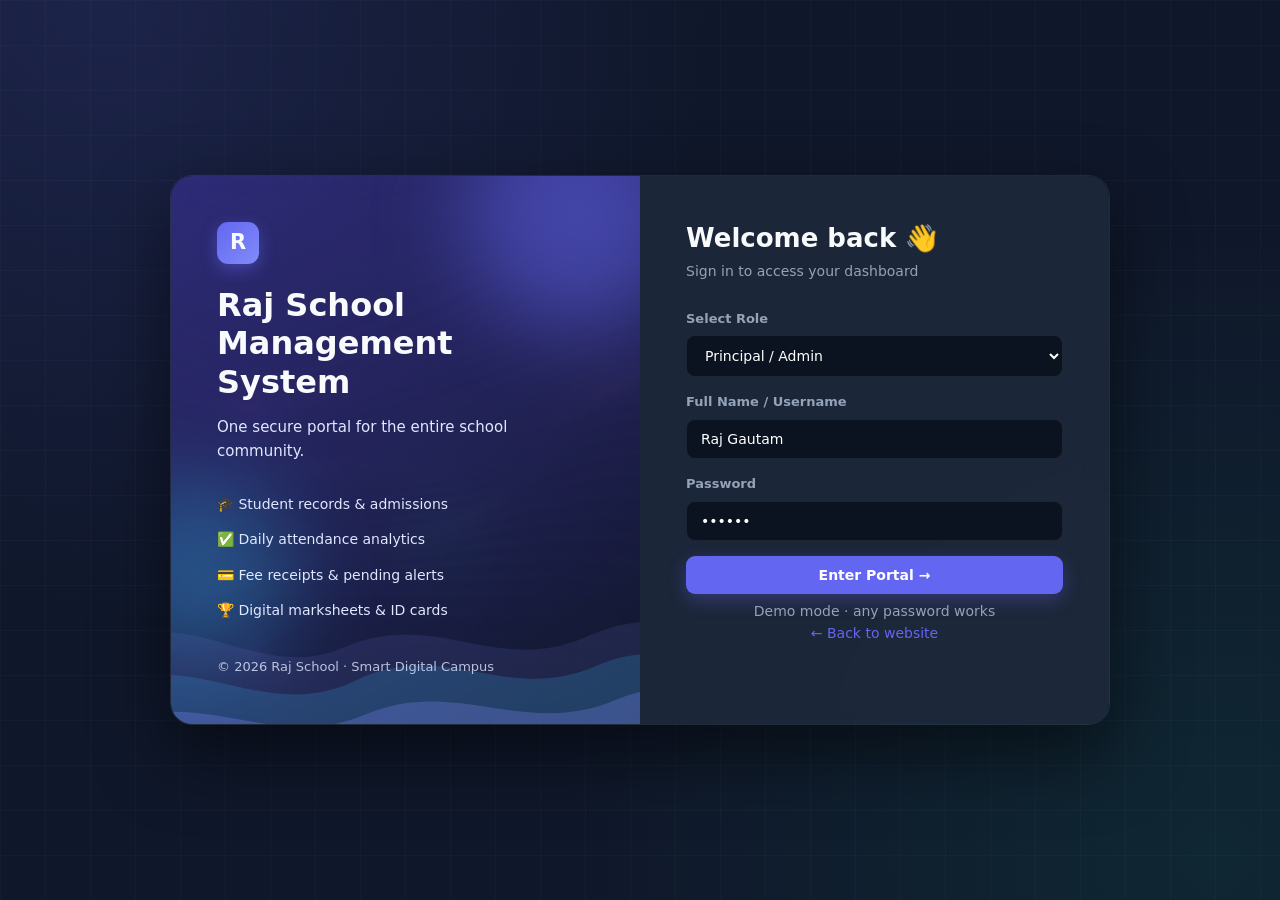
<file: index.html>
<!DOCTYPE html>
<html lang="en">
<head>
    <meta charset="UTF-8">
    <meta name="viewport" content="width=device-width, initial-scale=1.0">
    <link rel="icon" href="data:image/svg+xml,%3Csvg xmlns='http://www.w3.org/2000/svg' viewBox='0 0 64 64'%3E%3Crect width='64' height='64' rx='14' fill='%236366f1'/%3E%3Ctext x='32' y='44' font-size='38' font-family='Segoe UI,sans-serif' font-weight='700' fill='white' text-anchor='middle'%3ER%3C/text%3E%3C/svg%3E">
    <title>Login — Raj School Management System</title>
    <link rel="preload" as="image" href="assets/img/digital-waves.webp">
    <link rel="stylesheet" href="css/style.css">
</head>
<body class="grid-bg login-body" data-page="login">

    <div class="login-wrap">
        <aside class="login-side">
            <div class="orb orb-a"></div>
            <div class="orb orb-b"></div>
            <div class="login-waves" aria-hidden="true">
                <svg viewBox="0 0 600 420" preserveAspectRatio="none">
                    <path class="wave-c" d="M0,300 C90,250 150,340 240,300 C330,260 390,330 480,290 C540,262 570,280 600,270 L600,420 L0,420 Z"/>
                    <path class="wave-b" d="M0,340 C90,300 160,380 250,335 C340,290 400,360 490,320 C540,296 575,315 600,305 L600,420 L0,420 Z"/>
                    <path class="wave-a" d="M0,380 C100,340 170,410 260,370 C350,330 420,395 510,355 C555,335 580,348 600,342 L600,420 L0,420 Z"/>
                </svg>
            </div>
            <div class="logo-icon">R</div>
            <h2>Raj School<br>Management System</h2>
            <p>One secure portal for the entire school community.</p>
            <ul>
                <li>🎓 Student records &amp; admissions</li>
                <li>✅ Daily attendance analytics</li>
                <li>💳 Fee receipts &amp; pending alerts</li>
                <li>🏆 Digital marksheets &amp; ID cards</li>
            </ul>
            <p style="margin-top:36px;font-size:13px;opacity:.8;">© 2026 Raj School · Smart Digital Campus</p>
        </aside>

        <main class="login-form-side">
            <h2>Welcome back 👋</h2>
            <p>Sign in to access your dashboard</p>

            <form onsubmit="handleLogin(event)">
                <div class="form-group">
                    <label>Select Role</label>
                    <select id="loginRole">
                        <option value="Admin">Principal / Admin</option>
                        <option value="Teacher">Class Teacher</option>
                        <option value="Student">Student / Parent</option>
                    </select>
                </div>
                <div class="form-group">
                    <label>Full Name / Username</label>
                    <input type="text" id="loginName" value="Raj Gautam" required placeholder="Enter your name">
                </div>
                <div class="form-group">
                    <label>Password</label>
                    <input type="password" id="loginPass" value="123456" required placeholder="Enter password">
                </div>
                <button class="btn btn-primary btn-block" type="submit">Enter Portal →</button>
            </form>

            <p class="demo-hint">Demo mode · any password works<br><a href="home.html" style="color:var(--primary)">← Back to website</a></p>
        </main>
    </div>

    <script src="js/app.js"></script>
    <script>
        function handleLogin(event) {
            event.preventDefault();
            const role = document.getElementById('loginRole').value;
            const name = document.getElementById('loginName').value.trim() || 'Raj User';
            localStorage.setItem('raj_school_user', JSON.stringify({ name, role }));
            location.href = 'dashboard.html';
        }
    </script>
</body>
</html>
</file>
<file: css/style.css>
/* ============================================================
   Raj School Management System — Shared Stylesheet
   Dark Glassmorphism theme · No external libraries
   ============================================================ */

:root {
    --bg-dark: #0f172a;
    --bg-deep: #0b1220;
    --bg-card: rgba(30, 41, 59, 0.75);
    --bg-solid: #1e293b;
    --border-glass: rgba(255, 255, 255, 0.08);
    --primary: #6366f1;
    --primary-hover: #4f46e5;
    --primary-soft: rgba(99, 102, 241, 0.15);
    --success: #10b981;
    --warning: #f59e0b;
    --danger: #ef4444;
    --info: #38bdf8;
    --text-main: #f8fafc;
    --text-muted: #94a3b8;
    --radius: 16px;
    --shadow: 0 18px 40px rgba(0, 0, 0, 0.35);
}

* {
    margin: 0;
    padding: 0;
    box-sizing: border-box;
    font-family: 'Segoe UI', system-ui, -apple-system, BlinkMacSystemFont, sans-serif;
}

html { scroll-behavior: smooth; }

body {
    background-color: var(--bg-dark);
    color: var(--text-main);
    min-height: 100vh;
    line-height: 1.6;
    overflow-x: hidden;
}

/* Decorative grid + glow background */
.grid-bg {
    background-image:
        radial-gradient(circle at 8% 0%, rgba(99, 102, 241, 0.16), transparent 42%),
        radial-gradient(circle at 95% 95%, rgba(16, 185, 129, 0.10), transparent 45%),
        linear-gradient(to right, rgba(255, 255, 255, 0.025) 1px, transparent 1px),
        linear-gradient(to bottom, rgba(255, 255, 255, 0.025) 1px, transparent 1px);
    background-size: auto, auto, 45px 45px, 45px 45px;
}

a { text-decoration: none; color: inherit; }
ul { list-style: none; }
h1, h2, h3, h4 { line-height: 1.25; }

/* ---------------- Buttons ---------------- */
.btn {
    padding: 10px 18px;
    border-radius: 9px;
    border: 1px solid transparent;
    font-weight: 600;
    font-size: 14px;
    cursor: pointer;
    display: inline-flex;
    align-items: center;
    justify-content: center;
    gap: 8px;
    transition: all 0.22s ease;
    white-space: nowrap;
}
.btn:hover { transform: translateY(-2px); }
.btn-primary { background: var(--primary); color: #fff; box-shadow: 0 6px 18px rgba(99, 102, 241, 0.3); }
.btn-primary:hover { background: var(--primary-hover); }
.btn-outline { background: rgba(255, 255, 255, 0.04); color: #fff; border-color: var(--border-glass); }
.btn-outline:hover { border-color: var(--primary); background: rgba(255, 255, 255, 0.09); }
.btn-success { background: rgba(16, 185, 129, 0.16); color: #6ee7b7; border-color: rgba(16, 185, 129, 0.35); }
.btn-danger { background: rgba(239, 68, 68, 0.14); color: #fca5a5; border-color: rgba(239, 68, 68, 0.3); }
.btn-warning { background: rgba(245, 158, 11, 0.15); color: #fcd34d; border-color: rgba(245, 158, 11, 0.3); }
.btn-sm { padding: 6px 11px; font-size: 12px; }
.btn-block { width: 100%; }

/* ---------------- Shared cards ---------------- */
.glass-panel, .kpi-card, .feature-card, .hero-card {
    background: var(--bg-card);
    backdrop-filter: blur(12px);
    -webkit-backdrop-filter: blur(12px);
    border: 1px solid var(--border-glass);
    border-radius: var(--radius);
    box-shadow: var(--shadow);
}
.glass-panel { padding: 24px; margin-bottom: 24px; }
.panel-title { font-size: 17px; font-weight: 700; margin-bottom: 16px; display: flex; align-items: center; gap: 9px; }
.muted { color: var(--text-muted); }
.small { font-size: 13px; }

/* ============================================================
   APP SHELL (sidebar + topbar + content)
   ============================================================ */
#app-shell { display: contents; }
body.app { display: flex; }

.sidebar {
    width: 258px;
    flex-shrink: 0;
    background: rgba(11, 18, 32, 0.96);
    border-right: 1px solid var(--border-glass);
    padding: 24px 16px;
    display: flex;
    flex-direction: column;
    position: sticky;
    top: 0;
    height: 100vh;
    z-index: 110;
}
.logo-box {
    display: flex;
    align-items: center;
    gap: 12px;
    padding: 0 10px 22px;
    border-bottom: 1px solid var(--border-glass);
    margin-bottom: 22px;
}
.logo-icon {
    width: 42px;
    height: 42px;
    flex-shrink: 0;
    background: linear-gradient(135deg, var(--primary), #818cf8);
    border-radius: 11px;
    display: grid;
    place-items: center;
    font-weight: 800;
    font-size: 21px;
    box-shadow: 0 5px 16px rgba(99, 102, 241, 0.45);
}
.logo-box h3 { font-size: 17px; letter-spacing: 0.3px; }
.logo-box small { color: var(--text-muted); font-size: 11px; letter-spacing: 1px; text-transform: uppercase; }

.nav-links { display: flex; flex-direction: column; gap: 6px; flex: 1; }
.nav-links a {
    display: flex;
    align-items: center;
    gap: 12px;
    padding: 11px 14px;
    border-radius: 10px;
    color: var(--text-muted);
    font-weight: 500;
    font-size: 14px;
    transition: all 0.2s ease;
}
.nav-links a:hover { background: rgba(255, 255, 255, 0.05); color: #fff; transform: translateX(3px); }
.nav-links a.active {
    background: var(--primary);
    color: #fff;
    box-shadow: 0 5px 14px rgba(99, 102, 241, 0.35);
}
.nav-links .nav-icon { width: 20px; text-align: center; font-size: 16px; }
.sidebar-foot { border-top: 1px solid var(--border-glass); padding-top: 16px; margin-top: 12px; }

.main-wrapper { flex: 1; min-width: 0; display: flex; flex-direction: column; }
.topbar {
    height: 68px;
    flex-shrink: 0;
    padding: 0 30px;
    border-bottom: 1px solid var(--border-glass);
    background: rgba(15, 23, 42, 0.72);
    backdrop-filter: blur(10px);
    display: flex;
    align-items: center;
    justify-content: space-between;
    gap: 14px;
    position: sticky;
    top: 0;
    z-index: 90;
}
.topbar h3 { font-size: 16px; font-weight: 600; }
.user-badge {
    background: var(--primary-soft);
    border: 1px solid rgba(99, 102, 241, 0.4);
    color: #c7d2fe;
    padding: 6px 14px;
    border-radius: 20px;
    font-size: 13px;
    font-weight: 600;
}
.menu-toggle { display: none; background: none; border: 0; color: #fff; font-size: 22px; cursor: pointer; }
.sidebar-overlay { display: none; }

.content { padding: 30px; width: 100%; max-width: 1420px; margin: 0 auto; }
.page-header {
    display: flex;
    justify-content: space-between;
    align-items: center;
    gap: 16px;
    flex-wrap: wrap;
    margin-bottom: 24px;
}
.page-header h2 { font-size: 25px; font-weight: 700; }
.page-header p { color: var(--text-muted); font-size: 14px; }

/* ---------------- KPI cards ---------------- */
.kpi-grid { display: grid; grid-template-columns: repeat(auto-fit, minmax(215px, 1fr)); gap: 18px; margin-bottom: 26px; }
.kpi-card { padding: 20px; transition: transform 0.22s, border-color 0.22s; }
.kpi-card:hover { transform: translateY(-4px); border-color: rgba(99, 102, 241, 0.45); }
.kpi-label { color: var(--text-muted); font-size: 11px; font-weight: 700; letter-spacing: 1px; text-transform: uppercase; }
.kpi-value { font-size: 30px; font-weight: 800; margin: 7px 0 2px; }
.kpi-foot { font-size: 12px; color: var(--text-muted); }
.trend-up { color: var(--success); }
.trend-warn { color: var(--warning); }
.trend-down { color: var(--danger); }

/* ---------------- Tables ---------------- */
.table-wrapper { overflow-x: auto; }
table { width: 100%; border-collapse: collapse; text-align: left; }
th {
    padding: 13px 14px;
    font-size: 11px;
    letter-spacing: 0.7px;
    text-transform: uppercase;
    color: var(--text-muted);
    border-bottom: 1px solid var(--border-glass);
    white-space: nowrap;
}
td { padding: 13px 14px; font-size: 14px; border-bottom: 1px solid var(--border-glass); }
tbody tr:hover td { background: rgba(255, 255, 255, 0.025); }
tbody tr:last-child td { border-bottom: none; }
.badge { display: inline-block; padding: 4px 11px; border-radius: 20px; font-size: 12px; font-weight: 700; white-space: nowrap; }
.badge-paid, .badge-present { background: rgba(16, 185, 129, 0.15); color: var(--success); }
.badge-pending, .badge-absent { background: rgba(245, 158, 11, 0.16); color: var(--warning); }
.badge-danger { background: rgba(239, 68, 68, 0.15); color: #fca5a5; }
.badge-info { background: rgba(56, 189, 248, 0.14); color: var(--info); }

/* ---------------- Forms ---------------- */
input, select, textarea {
    background: var(--bg-deep);
    border: 1px solid var(--border-glass);
    color: #fff;
    padding: 11px 14px;
    border-radius: 9px;
    outline: none;
    font-size: 14px;
    width: 100%;
}
input:focus, select:focus, textarea:focus { border-color: var(--primary); box-shadow: 0 0 0 3px rgba(99, 102, 241, 0.12); }
input::placeholder, textarea::placeholder { color: #64748b; }
.form-group { margin-bottom: 15px; }
.form-group label { display: block; font-size: 13px; color: var(--text-muted); margin-bottom: 6px; font-weight: 600; }
.form-grid { display: grid; grid-template-columns: 1fr 1fr; gap: 15px; }
.form-grid .full { grid-column: 1 / -1; }
.toolbar { display: flex; gap: 12px; flex-wrap: wrap; align-items: center; margin-bottom: 18px; }
.toolbar input, .toolbar select { width: auto; min-width: 190px; }
.toolbar .search { flex: 1; min-width: 220px; }

/* ---------------- Modal / toast ---------------- */
.modal {
    position: fixed;
    inset: 0;
    background: rgba(2, 6, 23, 0.8);
    backdrop-filter: blur(5px);
    display: none;
    place-items: center;
    z-index: 1000;
    padding: 18px;
}
.modal.open { display: grid; animation: fadeIn 0.2s ease; }
.modal-box {
    background: var(--bg-solid);
    border: 1px solid var(--border-glass);
    border-radius: var(--radius);
    padding: 26px;
    width: 100%;
    max-width: 500px;
    max-height: 90vh;
    overflow-y: auto;
    box-shadow: 0 30px 70px rgba(0, 0, 0, 0.55);
    animation: scaleUp 0.24s ease;
}
.modal-box.wide { max-width: 640px; }
.modal-actions { display: flex; gap: 10px; justify-content: flex-end; margin-top: 20px; }
.toast {
    position: fixed;
    right: 24px;
    bottom: 24px;
    background: #14532d;
    color: #d1fae5;
    border: 1px solid var(--success);
    padding: 13px 20px;
    border-radius: 10px;
    font-size: 14px;
    font-weight: 600;
    z-index: 2000;
    box-shadow: var(--shadow);
    animation: scaleUp 0.22s ease;
}
@keyframes fadeIn { from { opacity: 0; } to { opacity: 1; } }
@keyframes scaleUp { from { transform: scale(0.95) translateY(8px); opacity: 0; } to { transform: none; opacity: 1; } }

/* ---------------- Attendance ---------------- */
.att-btn {
    padding: 6px 12px;
    border-radius: 7px;
    border: 1px solid var(--border-glass);
    background: rgba(15, 23, 42, 0.7);
    color: var(--text-muted);
    cursor: pointer;
    font-weight: 700;
    font-size: 12px;
    margin-right: 6px;
    transition: all 0.18s;
}
.att-btn.present.active { background: var(--success); color: #fff; border-color: var(--success); }
.att-btn.absent.active { background: var(--danger); color: #fff; border-color: var(--danger); }

/* ---------------- Charts ---------------- */
.chart-grid { display: grid; grid-template-columns: 1.4fr 1fr; gap: 24px; }
.bar-chart { display: flex; align-items: flex-end; gap: 12px; height: 170px; padding-top: 10px; }
.bar-group { flex: 1; display: flex; flex-direction: column; align-items: center; gap: 8px; height: 100%; justify-content: flex-end; }
.bar {
    width: 100%;
    max-width: 46px;
    border-radius: 8px 8px 3px 3px;
    background: linear-gradient(180deg, #818cf8, var(--primary));
    min-height: 6px;
    transition: height 0.4s ease;
}
.bar-group span { font-size: 11px; color: var(--text-muted); }
.donut-wrap { display: flex; align-items: center; gap: 24px; justify-content: center; flex-wrap: wrap; }
.donut { width: 148px; height: 148px; border-radius: 50%; flex-shrink: 0; box-shadow: 0 0 25px rgba(99, 102, 241, 0.2); }
.legend { display: flex; flex-direction: column; gap: 10px; font-size: 13px; }
.legend i { display: inline-block; width: 10px; height: 10px; border-radius: 3px; margin-right: 8px; }

/* ---------------- ID card / marksheet ---------------- */
.id-grid { display: grid; grid-template-columns: 320px 1fr; gap: 24px; }
.digital-id {
    background: linear-gradient(145deg, #1e293b, #0f172a);
    border: 1px solid rgba(99, 102, 241, 0.45);
    border-radius: var(--radius);
    padding: 24px;
    position: relative;
    overflow: hidden;
}
.digital-id::before {
    content: '';
    position: absolute;
    top: -55px;
    right: -55px;
    width: 150px;
    height: 150px;
    border-radius: 50%;
    background: rgba(99, 102, 241, 0.22);
}
.digital-id .avatar {
    width: 66px;
    height: 66px;
    border-radius: 50%;
    display: grid;
    place-items: center;
    background: linear-gradient(135deg, var(--primary), #818cf8);
    font-size: 26px;
    font-weight: 800;
    margin-bottom: 14px;
}
.id-row { display: flex; justify-content: space-between; font-size: 13px; padding: 7px 0; border-bottom: 1px solid var(--border-glass); position: relative; }
.id-row span:first-child { color: var(--text-muted); }

/* ---------------- Landing page ---------------- */
.navbar {
    position: sticky;
    top: 0;
    z-index: 1000;
    background: rgba(15, 23, 42, 0.88);
    backdrop-filter: blur(14px);
    border-bottom: 1px solid var(--border-glass);
    padding: 15px 6%;
    display: flex;
    align-items: center;
    justify-content: space-between;
}
.brand { display: flex; align-items: center; gap: 12px; }
.brand strong { display: block; font-size: 18px; line-height: 1.1; }
.brand small { color: var(--text-muted); font-size: 11px; letter-spacing: 1px; text-transform: uppercase; }
.nav-links-site { display: flex; align-items: center; gap: 30px; }
.nav-links-site a { color: var(--text-muted); font-size: 14px; font-weight: 600; transition: color 0.2s; }
.nav-links-site a:hover { color: #fff; }

.hero {
    position: relative;
    padding: 100px 6% 85px;
    border-bottom: 1px solid var(--border-glass);
    background:
        radial-gradient(circle at 75% 20%, rgba(99, 102, 241, 0.22), transparent 40%),
        linear-gradient(135deg, rgba(15, 23, 42, 0.96), rgba(30, 27, 75, 0.9));
}
.hero::after {
    content: '';
    position: absolute;
    inset: 0;
    background-image: linear-gradient(to right, rgba(255,255,255,0.02) 1px, transparent 1px);
    background-size: 45px 45px;
    pointer-events: none;
}
.hero-container { max-width: 1200px; margin: auto; display: grid; grid-template-columns: 1.2fr 0.8fr; gap: 50px; align-items: center; position: relative; z-index: 1; }
.hero-badge { display: inline-block; background: var(--primary-soft); border: 1px solid rgba(99,102,241,0.45); color: #a5b4fc; padding: 6px 14px; border-radius: 20px; font-size: 12px; font-weight: 700; letter-spacing: 0.5px; margin-bottom: 20px; }
.hero h1 { font-size: 47px; font-weight: 800; line-height: 1.15; margin-bottom: 18px; background: linear-gradient(to right, #fff, #c7d2fe); -webkit-background-clip: text; -webkit-text-fill-color: transparent; }
.hero p { color: #cbd5e1; font-size: 17px; max-width: 590px; margin-bottom: 28px; }
.hero-buttons { display: flex; gap: 14px; flex-wrap: wrap; }
.hero-card { padding: 26px; box-shadow: 0 30px 60px rgba(0,0,0,0.5); }
.stat-row { display: flex; justify-content: space-between; align-items: center; padding: 13px 0; border-bottom: 1px solid var(--border-glass); font-size: 14px; }
.stat-row:last-child { border-bottom: 0; }
.stat-row span:first-child { color: var(--text-muted); }

.section { padding: 78px 6%; max-width: 1320px; margin: auto; }
.section-header { text-align: center; max-width: 650px; margin: 0 auto 46px; }
.section-header h2 { font-size: 32px; font-weight: 800; margin-bottom: 10px; }
.section-header p { color: var(--text-muted); font-size: 15px; }
.features-grid { display: grid; grid-template-columns: repeat(auto-fit, minmax(290px, 1fr)); gap: 22px; }
.feature-card { padding: 26px; }
.feature-card:hover { transform: translateY(-6px); border-color: rgba(99,102,241,0.5); }
.feature-icon { width: 48px; height: 48px; border-radius: 12px; background: var(--primary-soft); display: grid; place-items: center; font-size: 22px; margin-bottom: 16px; }
.feature-card h3 { font-size: 18px; margin-bottom: 8px; }
.feature-card p { color: var(--text-muted); font-size: 14px; }
.contact-wrapper { display: grid; grid-template-columns: 0.9fr 1.1fr; gap: 40px; background: var(--bg-card); border: 1px solid var(--border-glass); border-radius: 20px; padding: 40px; }
.info-item { margin-top: 18px; color: var(--text-muted); font-size: 14px; }
.info-item strong { display: block; color: #fff; font-size: 14px; margin-bottom: 2px; }
.success-banner { display: none; background: rgba(16,185,129,0.14); border: 1px solid var(--success); color: #6ee7b7; padding: 12px 16px; border-radius: 9px; margin-top: 16px; font-size: 14px; }
footer { border-top: 1px solid var(--border-glass); padding: 26px 6%; text-align: center; color: var(--text-muted); font-size: 13px; }

/* ---------------- Login page ---------------- */
.login-body { display: grid; place-items: center; padding: 30px 18px; min-height: 100vh; }
.login-wrap { width: 100%; max-width: 940px; display: grid; grid-template-columns: 1fr 1fr; gap: 0; border-radius: 22px; overflow: hidden; box-shadow: 0 30px 70px rgba(0,0,0,0.5); border: 1px solid var(--border-glass); }
.login-side { padding: 46px; background: linear-gradient(150deg, rgba(99,102,241,0.95), rgba(49,46,129,0.95)), radial-gradient(circle at 20% 20%, #312e81, #0f172a); }
.login-side h2 { font-size: 32px; line-height: 1.2; margin: 22px 0 14px; }
.login-side p { color: #e0e7ff; font-size: 15px; }
.login-side ul { margin-top: 30px; display: flex; flex-direction: column; gap: 13px; }
.login-side li { font-size: 14px; color: #e0e7ff; }
.login-form-side { padding: 46px; background: rgba(30,41,59,0.9); backdrop-filter: blur(12px); }
.login-form-side h2 { font-size: 26px; }
.login-form-side > p { color: var(--text-muted); font-size: 14px; margin: 6px 0 26px; }
.demo-hint { margin-top: 18px; font-size: 12px; color: var(--text-muted); text-align: center; }

/* ---------------- Empty state ---------------- */
.empty { text-align: center; padding: 40px 20px; color: var(--text-muted); font-size: 14px; }
.empty span { display: block; font-size: 32px; margin-bottom: 8px; }

/* ---------------- Responsive ---------------- */
@media (max-width: 900px) {
    .chart-grid, .id-grid, .contact-wrapper, .hero-container, .login-wrap { grid-template-columns: 1fr; }
    .nav-links-site { display: none; }
    .hero h1 { font-size: 34px; }
    .login-side { display: none; }
    .sidebar {
        position: fixed;
        left: 0;
        top: 0;
        transform: translateX(-105%);
        transition: transform 0.28s ease;
    }
    .sidebar.open { transform: translateX(0); }
    .menu-toggle { display: block; }
    .sidebar-overlay.show { display: block; position: fixed; inset: 0; background: rgba(0,0,0,0.6); z-index: 105; }
    .content { padding: 20px 16px; }
    .topbar { padding: 0 16px; }
}
@media (max-width: 560px) {
    .form-grid { grid-template-columns: 1fr; }
    .toolbar input, .toolbar select { flex: 1; min-width: 100%; }
    .kpi-value { font-size: 25px; }
    .login-form-side, .login-side { padding: 30px 22px; }
}

/* ---------------- Print ---------------- */
@media print {
    .sidebar, .topbar, .no-print, .menu-toggle, footer, .navbar { display: none !important; }
    body, body.app, .grid-bg { display: block; background: #fff !important; color: #000 !important; }
    .content { max-width: none; padding: 0; }
    .glass-panel, .digital-id { background: #fff !important; color: #000 !important; border: 1px solid #bbb !important; box-shadow: none !important; }
    th, td, .id-row { border-color: #ddd !important; }
    th, .muted, .id-row span:first-child { color: #444 !important; }
}

/* ============================================================
   VISUAL THEMES
   1) Campus hero + 3D dashboard preview (home)
   2) Futuristic digital waves (login)
   3) Aurora background (dashboard)
   4) Dark academia archive (results)
   ============================================================ */

/* ---------- 1. Landing hero: modern campus + 3D preview ---------- */
.hero {
    min-height: 660px;
    padding: 96px 6% 168px;
    background:
        radial-gradient(circle at 78% 16%, rgba(99, 102, 241, 0.34), transparent 44%),
        linear-gradient(135deg, rgba(15, 23, 42, 0.86) 0%, rgba(30, 27, 75, 0.78) 52%, rgba(15, 23, 42, 0.94) 100%),
        url("../assets/img/campus-dusk.webp") center/cover no-repeat;
    overflow: hidden;
}
.hero .hero-container { position: relative; z-index: 2; }
.campus-skyline {
    position: absolute;
    left: 0;
    right: 0;
    bottom: 0;
    width: 100%;
    height: 265px;
    z-index: 0;
    opacity: 0.5;
    pointer-events: none;
}
.hero::before {
    content: '';
    position: absolute;
    left: 0;
    right: 0;
    bottom: 0;
    height: 285px;
    z-index: 1;
    background: linear-gradient(to top, rgba(11, 18, 32, 0.82), transparent);
    pointer-events: none;
}

/* 3D dashboard preview */
.hero-preview {
    position: relative;
    z-index: 2;
    padding: 10px 14px 22px;
    perspective: 1200px;
}
.mock-dashboard {
    background: rgba(11, 18, 32, 0.92);
    border: 1px solid rgba(99, 102, 241, 0.38);
    border-radius: 18px;
    padding: 16px;
    box-shadow: 26px 30px 65px rgba(0, 0, 0, 0.55), 0 0 50px rgba(99, 102, 241, 0.14);
    transform: rotateY(-10deg) rotateX(4deg);
    transform-style: preserve-3d;
    transition: transform 0.55s cubic-bezier(0.2, 0.8, 0.2, 1);
}
.hero-preview:hover .mock-dashboard { transform: rotateY(-2deg) rotateX(1deg) translateY(-5px); }
.mock-top {
    display: flex;
    align-items: center;
    gap: 9px;
    padding-bottom: 10px;
    margin-bottom: 12px;
    border-bottom: 1px solid var(--border-glass);
    font-size: 11px;
    color: var(--text-muted);
}
.mock-top .dots { display: flex; gap: 4px; }
.mock-top .dots i { width: 7px; height: 7px; border-radius: 50%; background: #334155; display: block; }
.mock-top .dots i:nth-child(1) { background: #f87171; }
.mock-top .dots i:nth-child(2) { background: #fbbf24; }
.mock-top .dots i:nth-child(3) { background: #34d399; }
.mock-kpis { display: grid; grid-template-columns: repeat(3, 1fr); gap: 8px; margin-bottom: 12px; }
.mock-kpis div {
    background: rgba(99, 102, 241, 0.08);
    border: 1px solid var(--border-glass);
    border-radius: 9px;
    padding: 8px 9px;
}
.mock-kpis small { display: block; font-size: 8px; letter-spacing: 0.6px; text-transform: uppercase; color: var(--text-muted); }
.mock-kpis strong { font-size: 14px; }
.mock-kpis .green { color: #6ee7b7; }
.mock-chart { display: flex; align-items: flex-end; gap: 6px; height: 68px; margin-bottom: 13px; }
.mock-chart i {
    flex: 1;
    display: block;
    height: var(--h);
    min-height: 5px;
    border-radius: 4px 4px 2px 2px;
    background: linear-gradient(180deg, #818cf8, #4f46e5);
}
.mock-chart i:nth-child(4) { background: linear-gradient(180deg, #6ee7b7, #10b981); }
.mock-rows { display: flex; flex-direction: column; gap: 6px; }
.mock-row {
    display: flex;
    align-items: center;
    gap: 8px;
    padding: 6px 8px;
    border: 1px solid var(--border-glass);
    border-radius: 8px;
    background: rgba(255, 255, 255, 0.02);
    font-size: 11px;
}
.avatar-sm {
    width: 22px;
    height: 22px;
    flex-shrink: 0;
    display: grid;
    place-items: center;
    border-radius: 50%;
    background: linear-gradient(135deg, var(--primary), #818cf8);
    font-size: 8px;
    font-weight: 800;
}
.pill { margin-left: auto; padding: 2px 8px; border-radius: 20px; font-size: 9px; font-weight: 700; background: rgba(16, 185, 129, 0.15); color: #6ee7b7; }
.pill.warn { background: rgba(245, 158, 11, 0.16); color: #fcd34d; }
.float-chip {
    position: absolute;
    z-index: 3;
    padding: 9px 13px;
    border-radius: 11px;
    background: rgba(30, 41, 59, 0.96);
    border: 1px solid var(--border-glass);
    box-shadow: var(--shadow);
    font-size: 11px;
    font-weight: 700;
    white-space: nowrap;
    animation: floatY 5.5s ease-in-out infinite;
}
.chip-a { top: -8px; right: 8px; color: #6ee7b7; border-color: rgba(16, 185, 129, 0.4); }
.chip-b { bottom: 4px; left: -4px; color: #c7d2fe; border-color: rgba(99, 102, 241, 0.45); animation-delay: -2.6s; }
@keyframes floatY {
    0%, 100% { transform: translateY(0); }
    50% { transform: translateY(-9px); }
}

/* ---------- 2. Login: futuristic digital waves ---------- */
.login-side {
    position: relative;
    overflow: hidden;
    isolation: isolate;
    background:
        linear-gradient(150deg, rgba(49, 46, 129, 0.92) 0%, rgba(15, 23, 42, 0.94) 100%),
        url("../assets/img/digital-waves.webp") center/cover no-repeat,
        #0f172a;
}
.login-side > *:not(.login-waves):not(.orb) { position: relative; z-index: 2; }
.login-waves {
    position: absolute;
    left: -14%;
    right: -14%;
    bottom: -7%;
    height: 74%;
    z-index: 1;
    opacity: 0.9;
    pointer-events: none;
}
.login-waves svg { width: 100%; height: 100%; display: block; }
.login-waves .wave-a { fill: rgba(129, 140, 248, 0.32); animation: waveShift 11s ease-in-out infinite alternate; }
.login-waves .wave-b { fill: rgba(56, 189, 248, 0.20); animation: waveShift 15s ease-in-out infinite alternate-reverse; }
.login-waves .wave-c { fill: rgba(129, 140, 248, 0.13); animation: waveShift 19s ease-in-out infinite alternate; }
@keyframes waveShift {
    from { transform: translate3d(-16px, 5px, 0); }
    to { transform: translate3d(16px, -9px, 0); }
}
.orb {
    position: absolute;
    border-radius: 50%;
    filter: blur(46px);
    pointer-events: none;
    z-index: 0;
    opacity: 0.5;
}
.orb-a { width: 230px; height: 230px; top: -75px; right: -55px; background: #6366f1; }
.orb-b { width: 190px; height: 190px; bottom: 55px; left: -70px; background: #38bdf8; opacity: 0.32; }

/* ---------- 3. Dashboard: ambient aurora ---------- */
.aurora-layer {
    position: fixed;
    inset: 0;
    z-index: 0;
    pointer-events: none;
    background-image:
        radial-gradient(ellipse 55% 45% at 12% -5%, rgba(99, 102, 241, 0.24), transparent 62%),
        radial-gradient(ellipse 45% 38% at 88% 12%, rgba(56, 189, 248, 0.14), transparent 60%),
        radial-gradient(ellipse 55% 42% at 55% 105%, rgba(16, 185, 129, 0.10), transparent 62%),
        linear-gradient(rgba(11, 18, 32, 0.88), rgba(11, 18, 32, 0.94)),
        url("../assets/img/digital-waves.webp");
    background-size: auto, auto, auto, auto, cover;
    background-position: center;
    background-repeat: no-repeat;
    animation: auroraPulse 16s ease-in-out infinite alternate;
}
@keyframes auroraPulse {
    from { opacity: 0.6; transform: scale(1); }
    to { opacity: 1; transform: scale(1.05); }
}
body.app .main-wrapper { position: relative; z-index: 1; }

/* ---------- 4. Results: dark academia archive ---------- */
body[data-page="results"].grid-bg {
    background-image:
        radial-gradient(circle at 82% 0%, rgba(245, 158, 11, 0.10), transparent 42%),
        radial-gradient(circle at 8% 100%, rgba(99, 102, 241, 0.10), transparent 42%),
        linear-gradient(to right, rgba(255, 255, 255, 0.025) 1px, transparent 1px),
        linear-gradient(to bottom, rgba(255, 255, 255, 0.025) 1px, transparent 1px);
    background-size: auto, auto, 45px 45px, 45px 45px;
}
.academia-banner {
    position: relative;
    overflow: hidden;
    display: flex;
    justify-content: space-between;
    align-items: center;
    gap: 22px;
    flex-wrap: wrap;
    padding: 26px 30px;
    margin-bottom: 24px;
    border-radius: var(--radius);
    border: 1px solid rgba(245, 158, 11, 0.28);
    background:
        radial-gradient(circle at 82% 12%, rgba(245, 158, 11, 0.24), transparent 46%),
        linear-gradient(115deg, rgba(46, 33, 23, 0.90) 0%, rgba(30, 27, 45, 0.88) 48%, rgba(15, 23, 42, 0.94) 100%),
        url("../assets/img/library-books.webp") center/cover no-repeat;
    box-shadow: var(--shadow);
}
.academia-banner::before {
    content: '';
    position: absolute;
    inset: 0;
    background-image:
        linear-gradient(to right, rgba(255, 255, 255, 0.03) 1px, transparent 1px),
        linear-gradient(to bottom, rgba(255, 255, 255, 0.03) 1px, transparent 1px);
    background-size: 38px 38px;
    pointer-events: none;
}
.academia-banner .eyebrow {
    color: #fcd34d;
    font-size: 11px;
    font-weight: 800;
    letter-spacing: 1.6px;
    text-transform: uppercase;
}
.academia-banner h2 { font-size: 26px; margin: 7px 0 5px; }
.academia-actions { display: flex; gap: 10px; flex-wrap: wrap; position: relative; z-index: 2; }
.academia-books {
    position: absolute;
    right: 14px;
    bottom: 0;
    width: 300px;
    height: 122px;
    opacity: 0.55;
    pointer-events: none;
}

/* ---------- Responsive theme tweaks ---------- */
@media (max-width: 900px) {
    .hero { min-height: 0; padding: 70px 6% 150px; }
    .hero-preview { margin-top: 26px; padding: 12px 6px 20px; }
    .mock-dashboard { transform: none; }
    .hero-preview:hover .mock-dashboard { transform: translateY(-4px); }
    .campus-skyline { height: 190px; opacity: 0.6; }
    .academia-books { display: none; }
    .academia-banner { padding: 22px; }
}
@media (max-width: 560px) {
    .float-chip { font-size: 10px; padding: 7px 10px; }
    .chip-a { top: -12px; right: 2px; }
    .chip-b { display: none; }
    .academia-banner h2 { font-size: 21px; }
}

/* ---------- Motion preferences ---------- */
@media (prefers-reduced-motion: reduce) {
    html { scroll-behavior: auto; }
    .float-chip, .login-waves .wave-a, .login-waves .wave-b,
    .login-waves .wave-c, .aurora-layer { animation: none !important; }
    .mock-dashboard, .hero-preview:hover .mock-dashboard { transition: none; }
}

/* ---------- Grid children must be allowed to shrink (mobile tables) ---------- */
.id-grid > *,
.chart-grid > *,
.hero-container > *,
.contact-wrapper > * {
    min-width: 0;
}


/* ============================================================
   CAMPUS GALLERY (photographs saved in the project folder)
   ============================================================ */
[hidden] { display: none !important; }
#gallery { scroll-margin-top: 78px; }
.gallery-head { max-width: 760px; margin: 0 auto 8px; text-align: center; }
.gallery-head h2 { font-size: clamp(26px, 3.4vw, 36px); font-weight: 800; margin-bottom: 8px; }
.gallery-head p { color: var(--text-muted); font-size: 14.5px; }
.gallery-filters { display: flex; justify-content: center; flex-wrap: wrap; gap: 8px; margin: 24px auto 26px; }
.gallery-filter {
    display: inline-flex;
    align-items: center;
    gap: 7px;
    padding: 8px 15px;
    border: 1px solid var(--border-glass);
    border-radius: 22px;
    background: var(--bg-card);
    color: var(--text-muted);
    font-size: 12.5px;
    font-weight: 700;
    cursor: pointer;
    transition: color 0.18s ease, border-color 0.18s ease, background 0.18s ease, transform 0.18s ease;
}
.gallery-filter .count {
    font-size: 9.5px;
    font-weight: 800;
    padding: 1px 6px;
    border-radius: 10px;
    background: rgba(255, 255, 255, 0.08);
    color: inherit;
}
.gallery-filter:hover { border-color: rgba(99, 102, 241, 0.55); color: var(--text-main); transform: translateY(-1px); }
.gallery-filter.active { background: linear-gradient(135deg, var(--primary), var(--primary-hover)); color: #fff; border-color: transparent; box-shadow: 0 10px 24px rgba(99, 102, 241, 0.32); }
.gallery-filter.active .count { background: rgba(255, 255, 255, 0.2); color: #fff; }
.gallery-grid { max-width: 1180px; margin: 0 auto; display: grid; grid-template-columns: repeat(4, minmax(0, 1fr)); gap: 16px; }
.gallery-item {
    position: relative;
    display: block;
    width: 100%;
    padding: 0;
    border: 1px solid var(--border-glass);
    border-radius: 16px;
    overflow: hidden;
    background: var(--bg-card);
    cursor: pointer;
    text-align: left;
    box-shadow: var(--shadow);
    transition: transform 0.2s ease, border-color 0.2s ease, box-shadow 0.2s ease;
}
.gallery-item:hover, .gallery-item:focus-visible { transform: translateY(-3px); border-color: rgba(129, 140, 248, 0.5); box-shadow: 0 20px 42px rgba(0, 0, 0, 0.42); }
.gallery-item img { width: 100%; aspect-ratio: 4 / 3; object-fit: cover; transition: transform 0.55s cubic-bezier(0.2, 0.8, 0.2, 1); }
.gallery-item:hover img, .gallery-item:focus-visible img { transform: scale(1.055); }
.gallery-tag {
    position: absolute;
    top: 10px;
    left: 10px;
    z-index: 2;
    padding: 4px 9px;
    border-radius: 20px;
    background: rgba(8, 15, 30, 0.78);
    border: 1px solid rgba(255, 255, 255, 0.16);
    color: #e2e8f0;
    font-size: 8.5px;
    font-weight: 800;
    letter-spacing: 0.8px;
    text-transform: uppercase;
    backdrop-filter: blur(6px);
}
.gallery-zoom {
    position: absolute;
    top: 10px;
    right: 10px;
    z-index: 2;
    width: 30px;
    height: 30px;
    display: grid;
    place-items: center;
    border-radius: 50%;
    background: rgba(255, 255, 255, 0.94);
    color: var(--bg-dark);
    opacity: 0;
    transform: scale(0.82);
    transition: opacity 0.2s ease, transform 0.2s ease;
}
.gallery-zoom svg { width: 14px; height: 14px; }
.gallery-item:hover .gallery-zoom, .gallery-item:focus-visible .gallery-zoom { opacity: 1; transform: none; }
.gallery-overlay {
    position: absolute;
    left: 0;
    right: 0;
    bottom: 0;
    z-index: 1;
    padding: 30px 13px 11px;
    background: linear-gradient(to top, rgba(5, 13, 28, 0.94), rgba(5, 13, 28, 0));
    color: #fff;
    opacity: 0;
    transform: translateY(8px);
    transition: opacity 0.22s ease, transform 0.22s ease;
}
.gallery-item:hover .gallery-overlay, .gallery-item:focus-visible .gallery-overlay { opacity: 1; transform: none; }
.gallery-overlay span { display: block; font-size: 8.5px; font-weight: 800; letter-spacing: 1px; text-transform: uppercase; color: #ffd479; margin-bottom: 2px; }
.gallery-overlay strong { display: block; font-size: 11.5px; font-weight: 700; line-height: 1.35; }
.gallery-note { max-width: 1180px; margin: 20px auto 0; text-align: center; font-size: 11.5px; color: var(--text-muted); }
.gallery-note strong { color: var(--text-main); }

/* Lightbox */
.lightbox {
    position: fixed;
    inset: 0;
    z-index: 300;
    display: grid;
    place-items: center;
    padding: 58px 70px;
    background: rgba(3, 9, 21, 0.94);
    backdrop-filter: blur(10px);
    -webkit-backdrop-filter: blur(10px);
}
.lightbox figure { margin: 0; display: flex; flex-direction: column; align-items: center; gap: 10px; max-width: min(960px, 100%); }
.lightbox img {
    max-width: 100%;
    max-height: 76vh;
    border-radius: 14px;
    border: 1px solid rgba(255, 255, 255, 0.2);
    box-shadow: 0 34px 90px rgba(0, 0, 0, 0.62);
    object-fit: contain;
    background: #081020;
}
.lightbox figcaption { text-align: center; color: #e2ecf8; font-size: 13px; font-weight: 700; }
.lightbox figcaption span { display: block; color: #93a8c6; font-size: 10px; font-weight: 800; letter-spacing: 1.2px; text-transform: uppercase; margin-bottom: 3px; }
.lb-btn {
    position: absolute;
    z-index: 2;
    width: 46px;
    height: 46px;
    display: grid;
    place-items: center;
    border: 1px solid rgba(255, 255, 255, 0.22);
    border-radius: 50%;
    background: rgba(255, 255, 255, 0.1);
    color: #fff;
    cursor: pointer;
    backdrop-filter: blur(6px);
    transition: background 0.18s ease;
}
.lb-btn:hover { background: rgba(255, 255, 255, 0.24); }
.lb-btn svg { width: 19px; height: 19px; }
.lb-close { top: 18px; right: 18px; }
.lb-prev { left: 18px; top: 50%; transform: translateY(-50%); }
.lb-next { right: 18px; top: 50%; transform: translateY(-50%); }
.lb-prev svg { transform: rotate(180deg); }
.lb-counter { position: absolute; top: 25px; left: 24px; color: #c7d8ee; font-size: 11px; font-weight: 800; letter-spacing: 1.4px; }
.lb-original { color: #ffd479; font-size: 11px; font-weight: 700; text-decoration: underline; text-underline-offset: 3px; }
.lb-original:hover { color: #ffe3a8; }

@media (max-width: 1080px) {
    .gallery-grid { grid-template-columns: repeat(3, minmax(0, 1fr)); }
}
@media (max-width: 760px) {
    .gallery-grid { grid-template-columns: repeat(2, minmax(0, 1fr)); gap: 10px; }
    .gallery-item { border-radius: 13px; }
    .gallery-overlay { opacity: 1; transform: none; padding: 22px 10px 8px; }
    .gallery-overlay span { font-size: 7.5px; letter-spacing: 0.7px; }
    .gallery-overlay strong { font-size: 10px; }
    .gallery-tag { top: 7px; left: 7px; font-size: 7.5px; padding: 3px 7px; }
    .gallery-zoom { display: none; }
    .lightbox { padding: 64px 12px; }
    .lightbox img { max-height: 70vh; }
    .lb-btn { width: 40px; height: 40px; }
    .lb-prev { left: 8px; }
    .lb-next { right: 8px; }
    .lb-close { top: 10px; right: 10px; }
    .lb-counter { top: 18px; left: 16px; }
}
</file>
